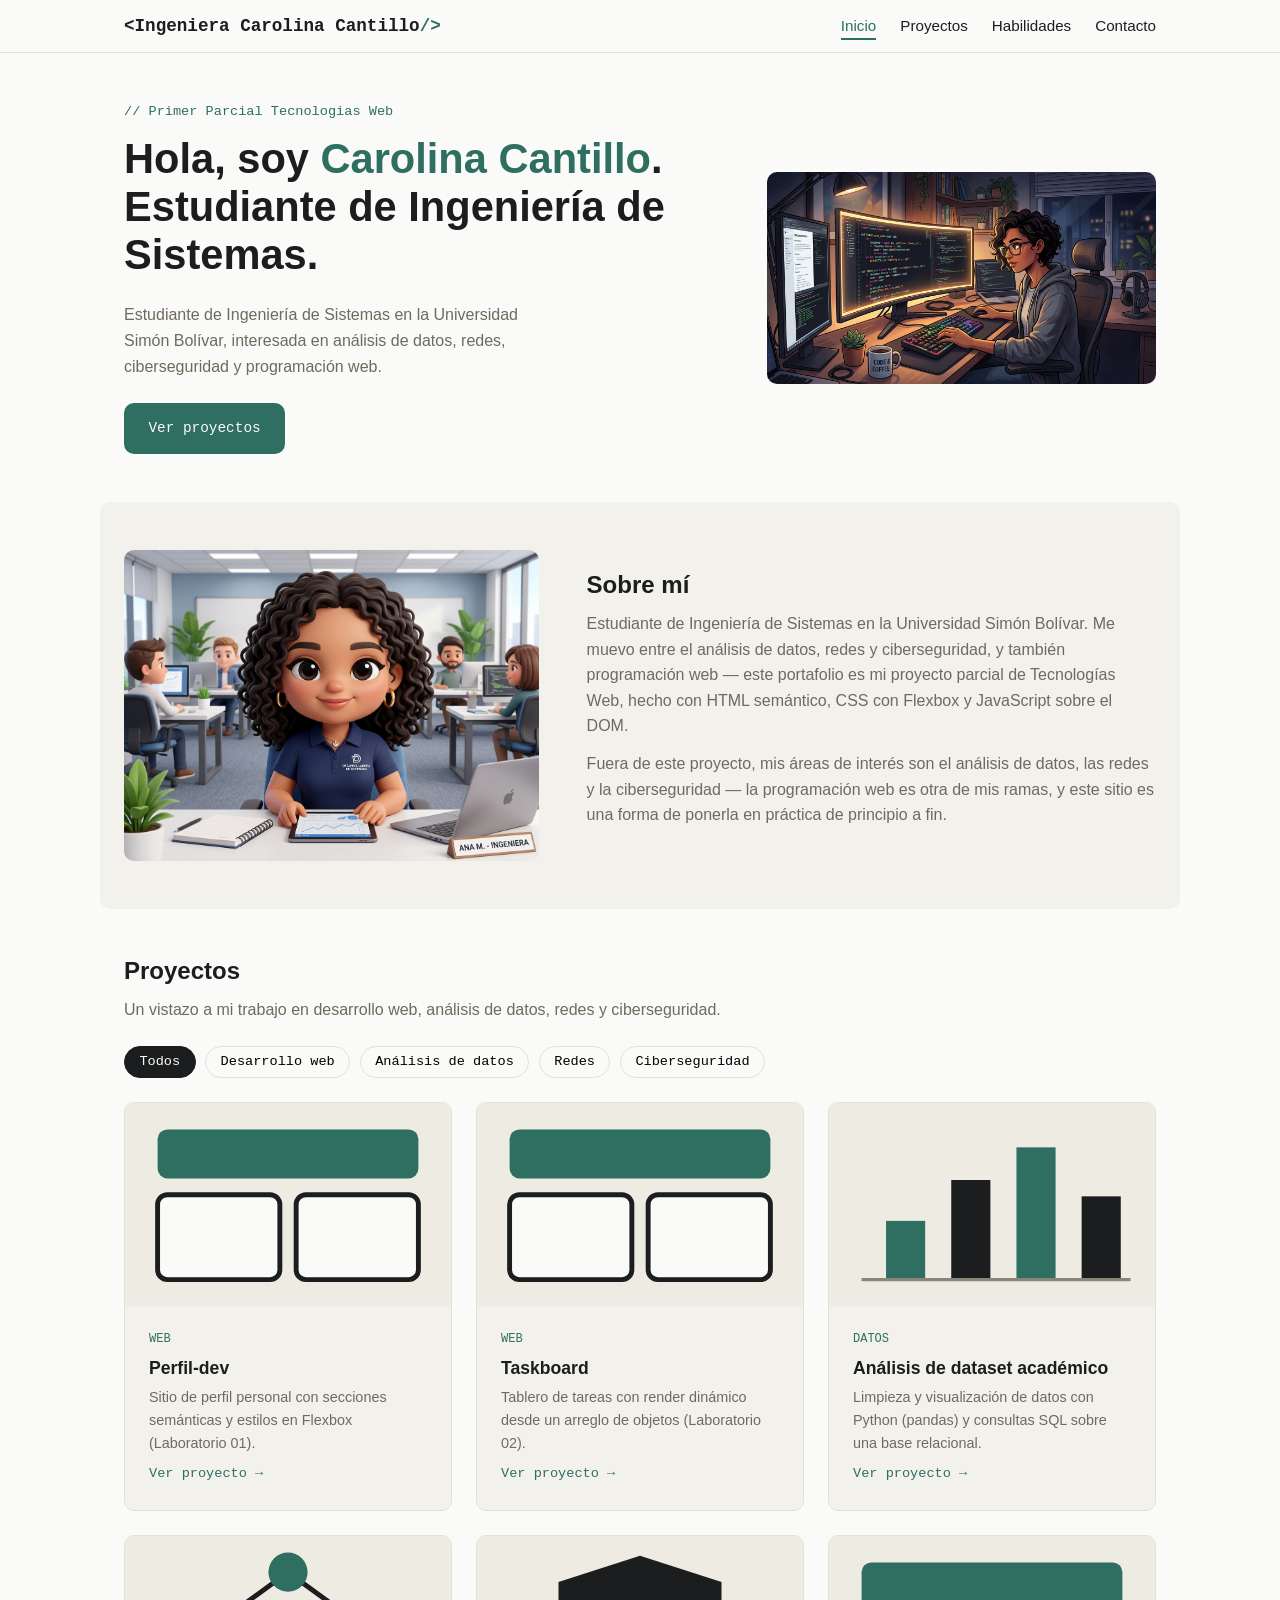
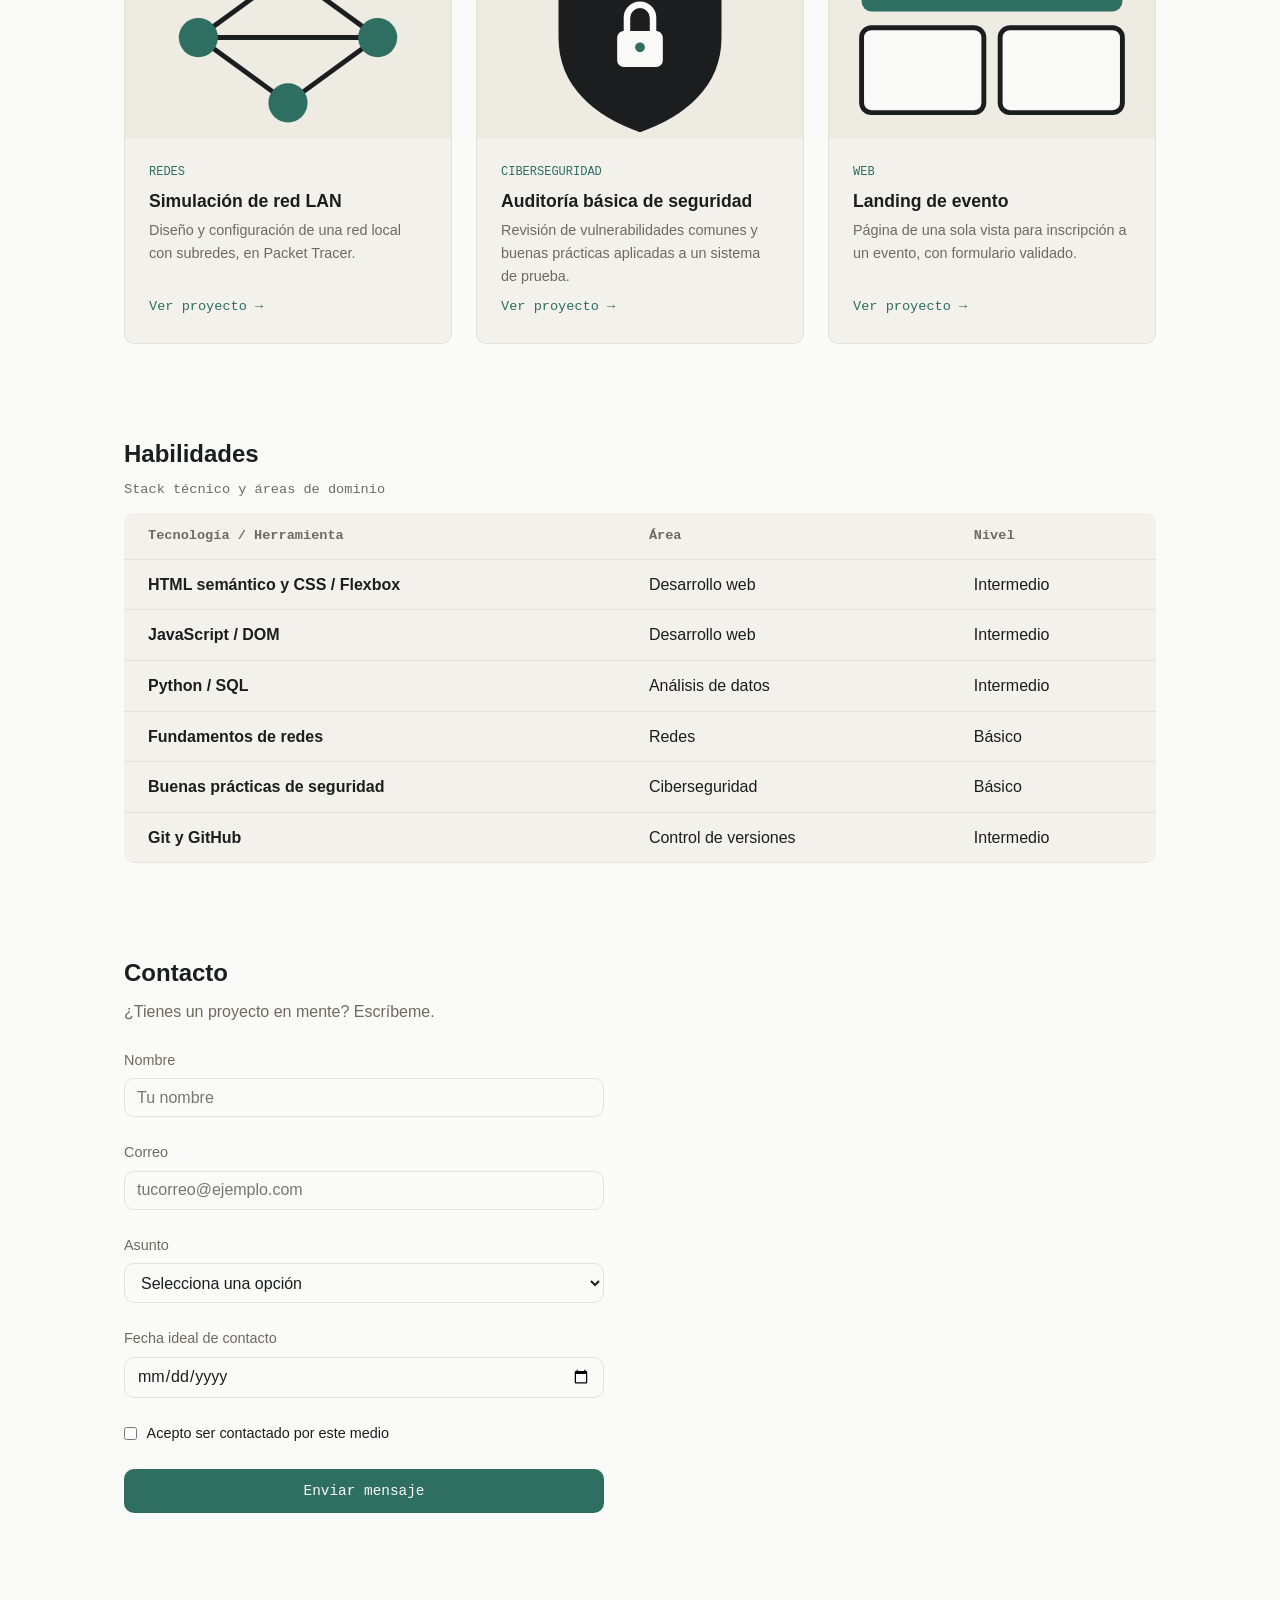
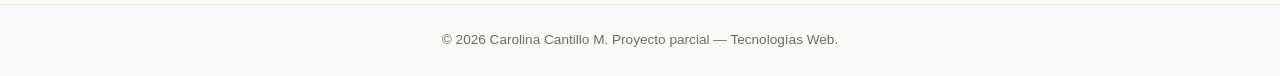
<file: index.html>
<!DOCTYPE html>
<html lang="es">
<head>
  <meta charset="UTF-8">
  <meta name="viewport" content="width=device-width, initial-scale=1.0">
  <title>Mi Portafolio de Desarrollo Web</title>
  <link rel="icon" href="img/logo.jpg">
  <meta name="description" content="Portafolio de Carolina Cantillo, estudiante de Ingeniería de Sistemas en la Universidad Simón Bolívar. Proyectos de programación web.">
  <link rel="stylesheet" href="styless.css">
</head>
<body>

  <header class="site-header">
    <nav class="nav">
         <a href="#inicio" class="nav__brand">&lt;Ingeniera Carolina Cantillo<span class="cursor">/&gt;</span></a>
         
         <button class="nav__toggle" id="navToggle" aria-label="Abrir menú" aria-expanded="false" aria-controls="navLinks">
            <span class="nav__toggle-bar"></span>
            <span class="nav__toggle-bar"></span>
            <span class="nav__toggle-bar"></span>
        </button>
        
        <ul class="nav__links" id="navLinks">
            <li><a href="#inicio" class="nav__link" data-section="inicio">Inicio</a></li>
            <li><a href="#proyectos" class="nav__link" data-section="proyectos">Proyectos</a></li>
            <li><a href="#habilidades" class="nav__link" data-section="habilidades">Habilidades</a></li>
            <li><a href="#contacto" class="nav__link" data-section="contacto">Contacto</a></li>
        </ul>
    </nav>
  </header>

  <main>

    <section id="inicio" class="hero">
      <div class="hero__text">
        <p class="eyebrow">// Primer Parcial Tecnologias Web</p>
       <h1>Hola, soy <span class="accent">Carolina Cantillo</span>.<br>Estudiante de Ingeniería de Sistemas.</h1>
        <p class="hero__lead">
            Estudiante de Ingeniería de Sistemas en la Universidad Simón Bolívar,
            interesada en análisis de datos, redes, ciberseguridad y programación web.
        </p>
        <a href="#proyectos" class="btn btn--primary">Ver proyectos</a>
      </div>
      <img src="img/inicio.jpg" alt="Ilustración de una desarrolladora frente a una pantalla con líneas de código" class="hero__img">
    </section>

    <section id="sobre-mi" class="about">
      <img src="img/sobremi.jpg" alt="Fotografia de la ingeniera en estilo animado" class="about__img">
      <div class="about__text">
        <h2>Sobre mí</h2>
        <p>
          Estudiante de Ingeniería de Sistemas en la Universidad Simón Bolívar.
          Me muevo entre el análisis de datos, redes y ciberseguridad, y también
          programación web — este portafolio es mi proyecto parcial de Tecnologías
          Web, hecho con HTML semántico, CSS con Flexbox y JavaScript sobre el DOM.
        </p>
        <p>
         Fuera de este proyecto, mis áreas de interés son el análisis de datos, 
         las redes y la ciberseguridad — la programación web es otra de mis ramas,
         y este sitio es una forma de ponerla en práctica de principio a fin.
        </p>
      </div>
    </section>

    <section id="proyectos" class="proyectos">
      <h2>Proyectos</h2>
      <p class="section-lead">Un vistazo a mi trabajo en desarrollo web, análisis de datos, redes y ciberseguridad.</p>

      <div class="filtros" id="filtros" role="group" aria-label="Filtrar proyectos por categoría">
        <button class="filtro" data-category="todos" aria-pressed="true">Todos</button>
        <button class="filtro" data-category="web" aria-pressed="false">Desarrollo web</button>
        <button class="filtro" data-category="datos" aria-pressed="false">Análisis de datos</button>
        <button class="filtro" data-category="redes" aria-pressed="false">Redes</button>
        <button class="filtro" data-category="ciberseguridad" aria-pressed="false">Ciberseguridad</button>
    </div>

      <div class="proyectos__grid" id="proyectosGrid">
        <!-- Tarjetas de proyectos se generadas por JavaScript  -->
      </div>
    </section>

    <section id="habilidades" class="habilidades">
        <h2>Habilidades</h2>
        <table class="tabla-skills">
            <caption>Stack técnico y áreas de dominio</caption>
            <thead>
                <tr>
                    <th scope="col">Tecnología / Herramienta</th>
                    <th scope="col">Área</th>
                    <th scope="col">Nivel</th>
                </tr>
            </thead>
            <tbody>
                <tr>
                    <th scope="row">HTML semántico y CSS / Flexbox</th>
                    <td>Desarrollo web</td>
                    <td>Intermedio</td>
                </tr>
                <tr>
                    <th scope="row">JavaScript / DOM</th>
                    <td>Desarrollo web</td>
                    <td>Intermedio</td>
                </tr>
                <tr>
                    <th scope="row">Python / SQL</th>
                    <td>Análisis de datos</td>
                    <td>Intermedio</td>
                </tr>
                <tr>
                    <th scope="row">Fundamentos de redes</th>
                    <td>Redes</td>
                    <td>Básico</td>
                </tr>
                <tr>
                    <th scope="row">Buenas prácticas de seguridad</th>
                    <td>Ciberseguridad</td>
                    <td>Básico</td>
                </tr>
                <tr>
                    <th scope="row">Git y GitHub</th>
                    <td>Control de versiones</td>
                    <td>Intermedio</td>
                </tr>
            </tbody>
        </table>
    </section>

    <section id="contacto" class="contacto">
      <h2>Contacto</h2>
      <p class="section-lead">¿Tienes un proyecto en mente? Escríbeme.</p>

      <form id="formContacto" class="form" novalidate>
        <div class="form__grupo">
          <label for="nombre">Nombre</label>
          <input type="text" id="nombre" name="nombre" placeholder="Tu nombre" required>
        </div>

        <div class="form__grupo">
          <label for="email">Correo</label>
          <input type="email" id="email" name="email" placeholder="tucorreo@ejemplo.com" required>
        </div>

        <div class="form__grupo">
          <label for="asunto">Asunto</label>
          <select id="asunto" name="asunto" required>
            <option value="">Selecciona una opción</option>
            <option value="proyecto">Propuesta de proyecto</option>
            <option value="empleo">Oferta laboral</option>
            <option value="otro">Otro</option>
          </select>
        </div>

        <div class="form__grupo">
          <label for="fecha">Fecha ideal de contacto</label>
          <input type="date" id="fecha" name="fecha">
        </div>

        <div class="form__grupo form__grupo--checkbox">
          <input type="checkbox" id="terminos" name="terminos" required>
          <label for="terminos">Acepto ser contactado por este medio</label>
        </div>

        <button type="submit" class="btn btn--primary">Enviar mensaje</button>

        <div id="formFeedback" class="form__feedback" aria-live="polite"></div>
      </form>
    </section>

  </main>

  <footer class="site-footer">
    <p>&copy; <span id="anioActual"></span> Carolina Cantillo M. Proyecto parcial — Tecnologías Web.</p>
  </footer>

  <script src="script.js"></script>
</body>
</html>
</file>
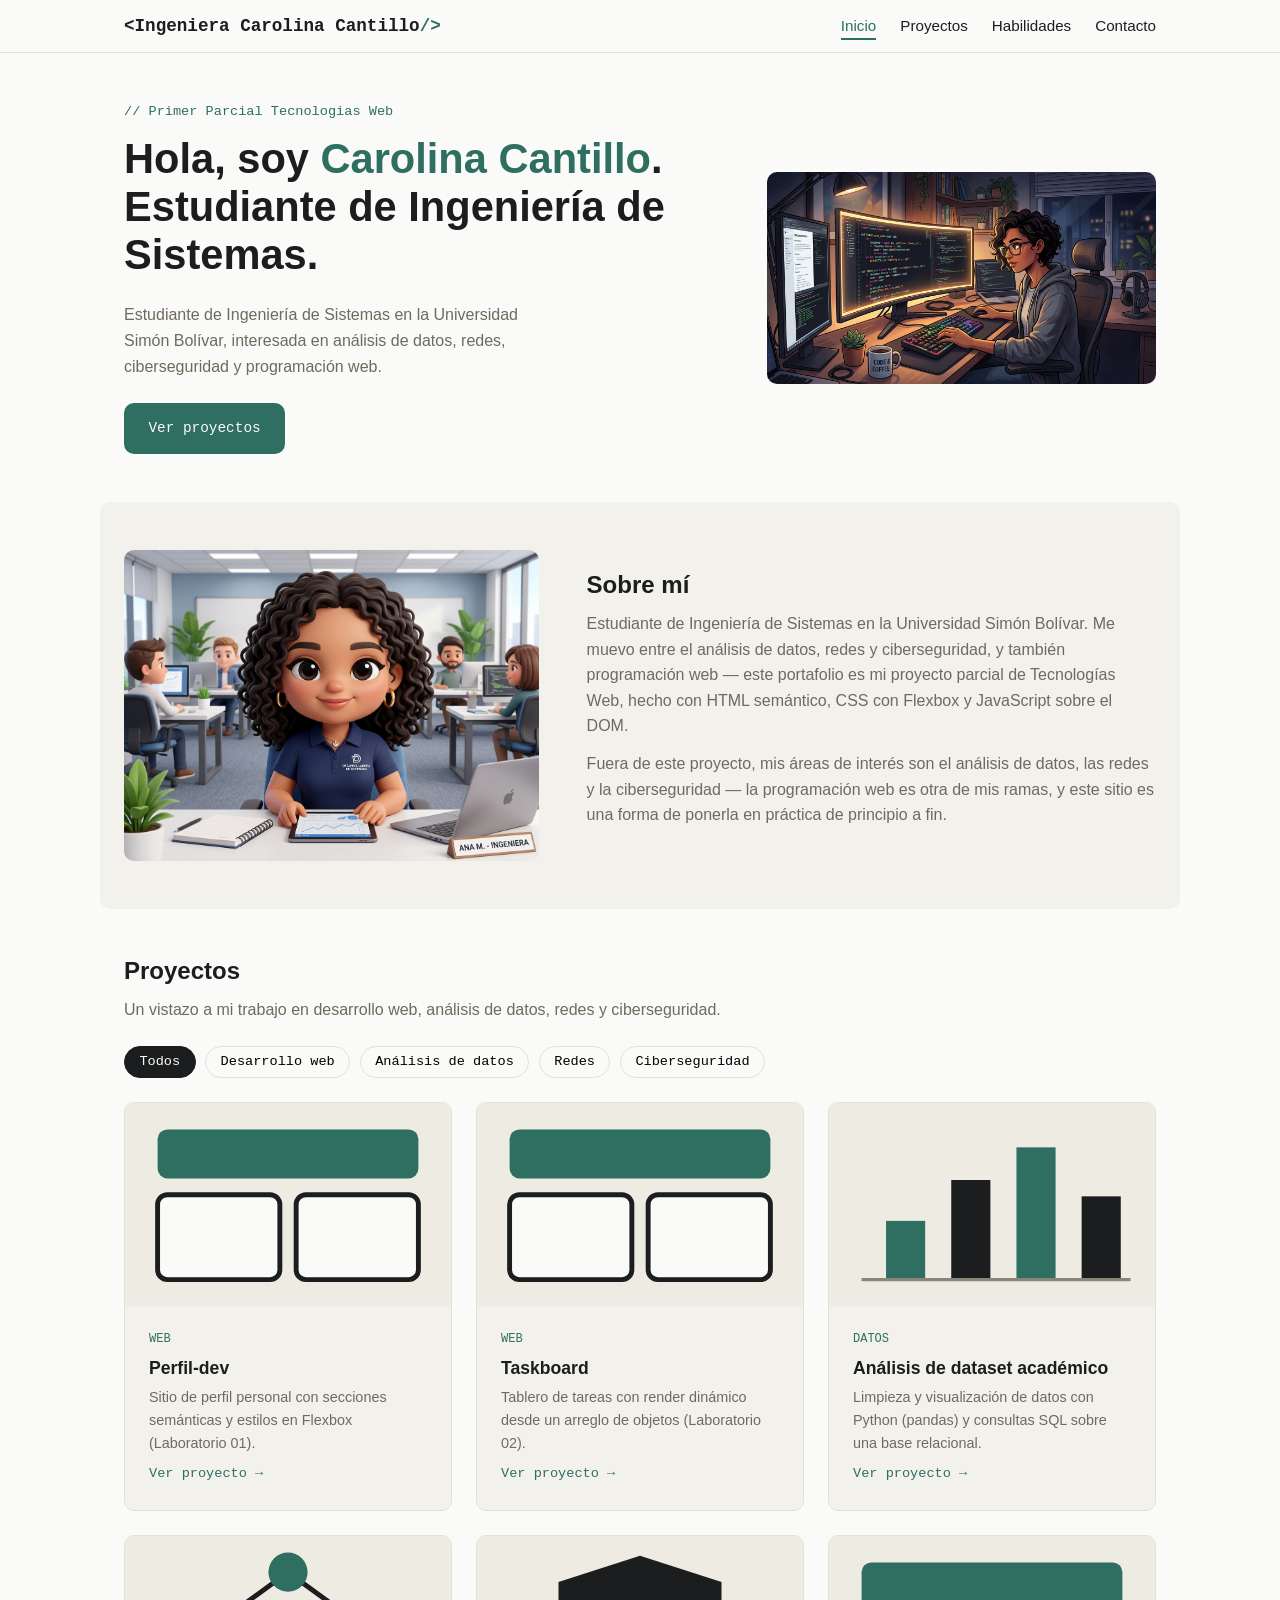
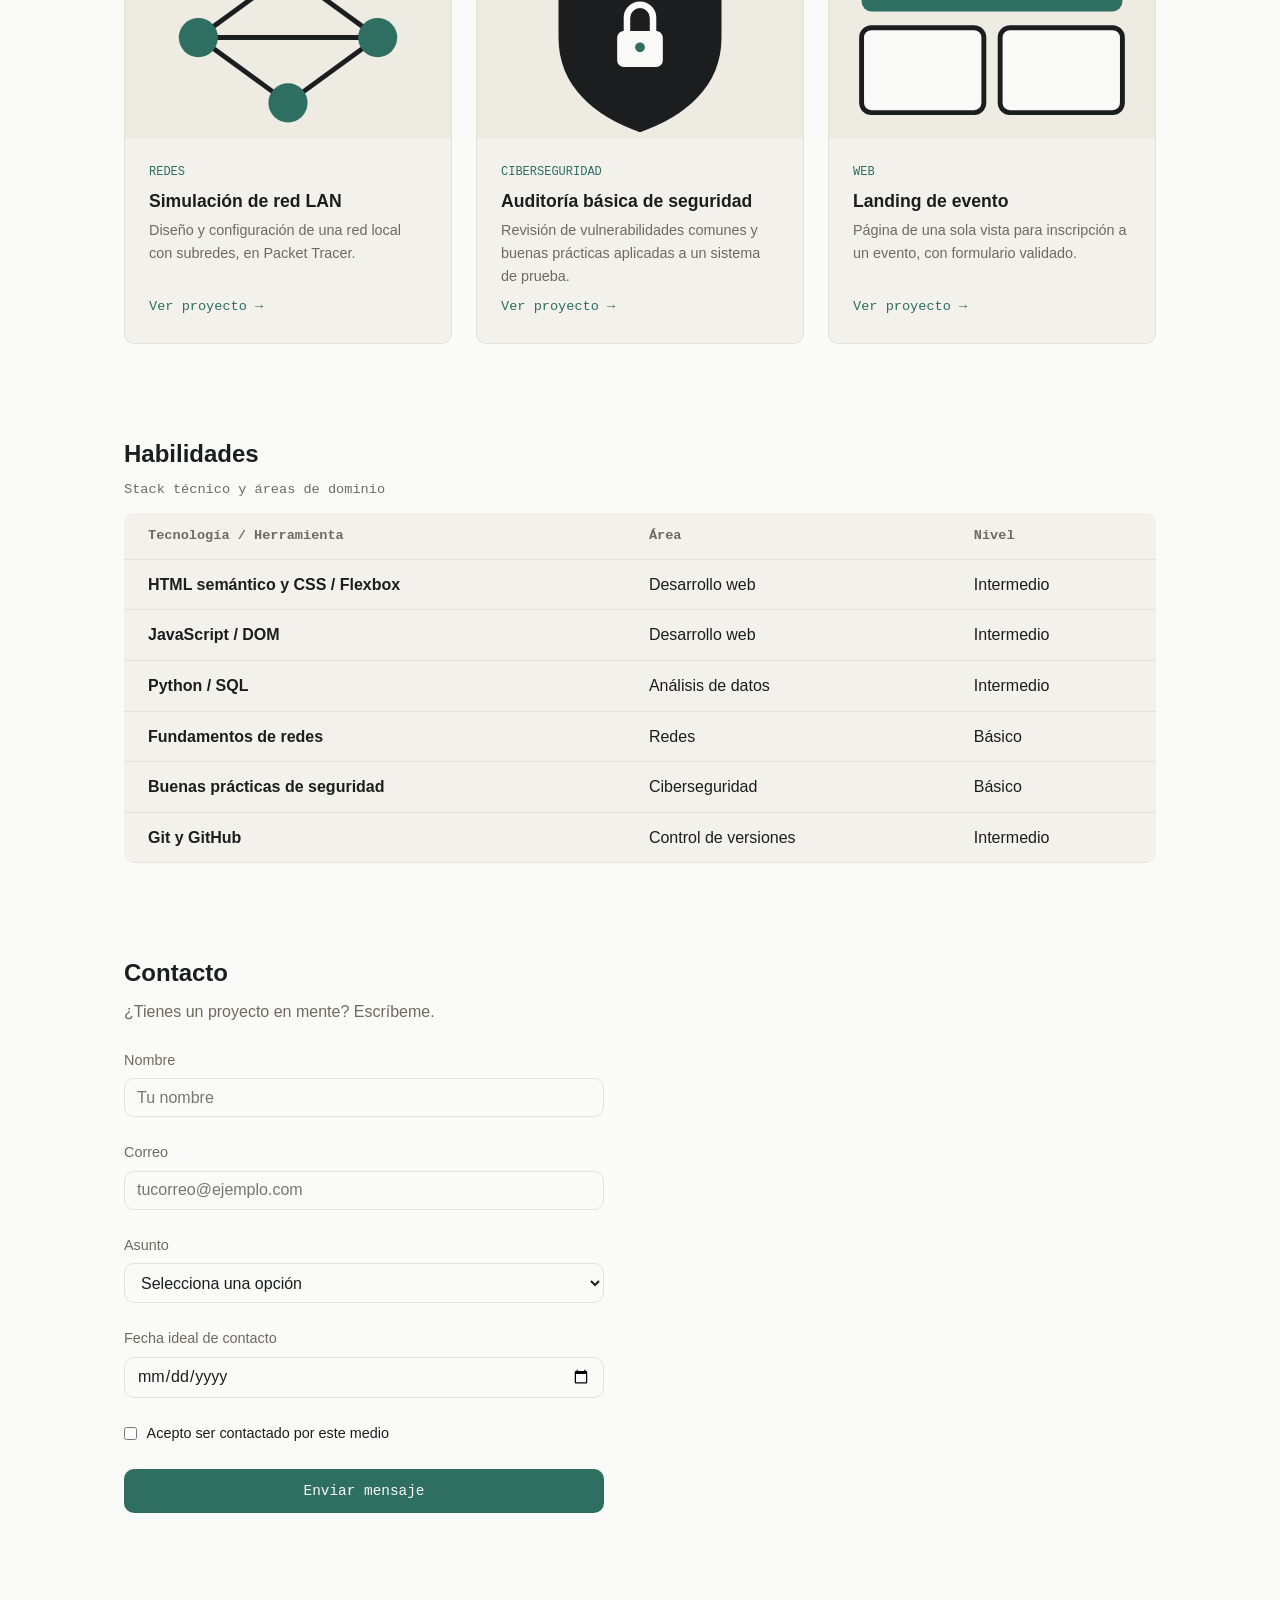
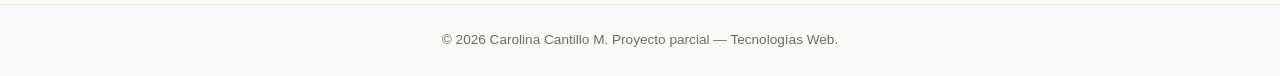
<file: perfil_ccm/index.html>
<!DOCTYPE html>
<html lang="es">
<head>
  <meta charset="UTF-8">
  <meta name="viewport" content="width=device-width, initial-scale=1.0">
  <title>Mi Portafolio de Desarrollo Web</title>
  <link rel="icon" href="img/logo.jpg">
  <meta name="description" content="Portafolio de Carolina Cantillo, estudiante de Ingeniería de Sistemas en la Universidad Simón Bolívar. Proyectos de programación web.">
  <link rel="stylesheet" href="styless.css">
</head>
<body>

  <header class="site-header">
    <nav class="nav">
         <a href="#inicio" class="nav__brand">&lt;Ingeniera Carolina Cantillo<span class="cursor">/&gt;</span></a>
         
         <button class="nav__toggle" id="navToggle" aria-label="Abrir menú" aria-expanded="false" aria-controls="navLinks">
            <span class="nav__toggle-bar"></span>
            <span class="nav__toggle-bar"></span>
            <span class="nav__toggle-bar"></span>
        </button>
        
        <ul class="nav__links" id="navLinks">
            <li><a href="#inicio" class="nav__link" data-section="inicio">Inicio</a></li>
            <li><a href="#proyectos" class="nav__link" data-section="proyectos">Proyectos</a></li>
            <li><a href="#habilidades" class="nav__link" data-section="habilidades">Habilidades</a></li>
            <li><a href="#contacto" class="nav__link" data-section="contacto">Contacto</a></li>
        </ul>
    </nav>
  </header>

  <main>

    <section id="inicio" class="hero">
      <div class="hero__text">
        <p class="eyebrow">// Primer Parcial Tecnologias Web</p>
       <h1>Hola, soy <span class="accent">Carolina Cantillo</span>.<br>Estudiante de Ingeniería de Sistemas.</h1>
        <p class="hero__lead">
            Estudiante de Ingeniería de Sistemas en la Universidad Simón Bolívar,
            interesada en análisis de datos, redes, ciberseguridad y programación web.
        </p>
        <a href="#proyectos" class="btn btn--primary">Ver proyectos</a>
      </div>
      <img src="img/inicio.jpg" alt="Ilustración de una desarrolladora frente a una pantalla con líneas de código" class="hero__img">
    </section>

    <section id="sobre-mi" class="about">
      <img src="img/sobremi.jpg" alt="Fotografia de la ingeniera en estilo animado" class="about__img">
      <div class="about__text">
        <h2>Sobre mí</h2>
        <p>
          Estudiante de Ingeniería de Sistemas en la Universidad Simón Bolívar.
          Me muevo entre el análisis de datos, redes y ciberseguridad, y también
          programación web — este portafolio es mi proyecto parcial de Tecnologías
          Web, hecho con HTML semántico, CSS con Flexbox y JavaScript sobre el DOM.
        </p>
        <p>
         Fuera de este proyecto, mis áreas de interés son el análisis de datos, 
         las redes y la ciberseguridad — la programación web es otra de mis ramas,
         y este sitio es una forma de ponerla en práctica de principio a fin.
        </p>
      </div>
    </section>

    <section id="proyectos" class="proyectos">
      <h2>Proyectos</h2>
      <p class="section-lead">Un vistazo a mi trabajo en desarrollo web, análisis de datos, redes y ciberseguridad.</p>

      <div class="filtros" id="filtros" role="group" aria-label="Filtrar proyectos por categoría">
        <button class="filtro" data-category="todos" aria-pressed="true">Todos</button>
        <button class="filtro" data-category="web" aria-pressed="false">Desarrollo web</button>
        <button class="filtro" data-category="datos" aria-pressed="false">Análisis de datos</button>
        <button class="filtro" data-category="redes" aria-pressed="false">Redes</button>
        <button class="filtro" data-category="ciberseguridad" aria-pressed="false">Ciberseguridad</button>
    </div>

      <div class="proyectos__grid" id="proyectosGrid">
        <!-- Tarjetas de proyectos se generadas por JavaScript  -->
      </div>
    </section>

    <section id="habilidades" class="habilidades">
        <h2>Habilidades</h2>
        <table class="tabla-skills">
            <caption>Stack técnico y áreas de dominio</caption>
            <thead>
                <tr>
                    <th scope="col">Tecnología / Herramienta</th>
                    <th scope="col">Área</th>
                    <th scope="col">Nivel</th>
                </tr>
            </thead>
            <tbody>
                <tr>
                    <th scope="row">HTML semántico y CSS / Flexbox</th>
                    <td>Desarrollo web</td>
                    <td>Intermedio</td>
                </tr>
                <tr>
                    <th scope="row">JavaScript / DOM</th>
                    <td>Desarrollo web</td>
                    <td>Intermedio</td>
                </tr>
                <tr>
                    <th scope="row">Python / SQL</th>
                    <td>Análisis de datos</td>
                    <td>Intermedio</td>
                </tr>
                <tr>
                    <th scope="row">Fundamentos de redes</th>
                    <td>Redes</td>
                    <td>Básico</td>
                </tr>
                <tr>
                    <th scope="row">Buenas prácticas de seguridad</th>
                    <td>Ciberseguridad</td>
                    <td>Básico</td>
                </tr>
                <tr>
                    <th scope="row">Git y GitHub</th>
                    <td>Control de versiones</td>
                    <td>Intermedio</td>
                </tr>
            </tbody>
        </table>
    </section>

    <section id="contacto" class="contacto">
      <h2>Contacto</h2>
      <p class="section-lead">¿Tienes un proyecto en mente? Escríbeme.</p>

      <form id="formContacto" class="form" novalidate>
        <div class="form__grupo">
          <label for="nombre">Nombre</label>
          <input type="text" id="nombre" name="nombre" placeholder="Tu nombre" required>
        </div>

        <div class="form__grupo">
          <label for="email">Correo</label>
          <input type="email" id="email" name="email" placeholder="tucorreo@ejemplo.com" required>
        </div>

        <div class="form__grupo">
          <label for="asunto">Asunto</label>
          <select id="asunto" name="asunto" required>
            <option value="">Selecciona una opción</option>
            <option value="proyecto">Propuesta de proyecto</option>
            <option value="empleo">Oferta laboral</option>
            <option value="otro">Otro</option>
          </select>
        </div>

        <div class="form__grupo">
          <label for="fecha">Fecha ideal de contacto</label>
          <input type="date" id="fecha" name="fecha">
        </div>

        <div class="form__grupo form__grupo--checkbox">
          <input type="checkbox" id="terminos" name="terminos" required>
          <label for="terminos">Acepto ser contactado por este medio</label>
        </div>

        <button type="submit" class="btn btn--primary">Enviar mensaje</button>

        <div id="formFeedback" class="form__feedback" aria-live="polite"></div>
      </form>
    </section>

  </main>

  <footer class="site-footer">
    <p>&copy; <span id="anioActual"></span> Carolina Cantillo M. Proyecto parcial — Tecnologías Web.</p>
  </footer>

  <script src="script.js"></script>
</body>
</html>
</file>
<file: styless.css>
/* ============================
   Variables globales
   ============================ */
:root {
  --color-bg: #FAFAF8;
  --color-surface: #F2F1EC;
  --color-text: #1B1D1E;
  --color-muted: #6F6A5E;
  --color-accent: #2F6F62;
  --color-accent-dark: #22524A;
  --color-border: #E4E1D8;

  --font-display: "Space Grotesk", "Segoe UI", sans-serif;
  --font-body: "Inter", "Segoe UI", sans-serif;
  --font-mono: "JetBrains Mono", ui-monospace, monospace;

  --radius: 10px;
  --space-sm: 0.75rem;
  --space-md: 1.5rem;
  --space-lg: 3rem;
  --max-width: 1080px;
}

/* ============================
   Reset y modelo de caja
   ============================ */
* {
  box-sizing: border-box;
  margin: 0;
  padding: 0;
}

html {
  scroll-behavior: smooth;
}

body {
  font-family: var(--font-body);
  background-color: var(--color-bg);
  color: var(--color-text);
  line-height: 1.6;
}

h1, h2, h3 {
  font-family: var(--font-display);
  line-height: 1.15;
}

ul {
  list-style: none;
}

a {
  color: inherit;
  text-decoration: none;
}

img {
  max-width: 100%;
  display: block;
}

section {
  max-width: var(--max-width);
  margin: 0 auto;
  padding: var(--space-lg) var(--space-md);
}

/* ============================
   Header / Nav (Flexbox #1)
   ============================ */
.site-header {
  position: sticky;
  top: 0;
  background-color: var(--color-bg);
  border-bottom: 1px solid var(--color-border);
  z-index: 10;
}

.nav {
  max-width: var(--max-width);
  margin: 0 auto;
  padding: var(--space-sm) var(--space-md);
  display: flex;
  justify-content: space-between;
  align-items: center;
  gap: var(--space-md);
  position: relative;
}

.nav__brand {
  font-family: var(--font-mono);
  font-weight: 600;
  font-size: 1.1rem;
}

.cursor {
  color: var(--color-accent);
}

.nav__links {
  display: flex;
  gap: var(--space-md);
}

.nav__links a {
  font-size: 0.95rem;
  padding: 0.25rem 0;
  border-bottom: 2px solid transparent;
  transition: border-color 0.2s ease, color 0.2s ease;
}

.nav__links a:hover {
  color: var(--color-accent);
  border-color: var(--color-accent);
}

.nav__link.active {
  color: var(--color-accent);
  border-color: var(--color-accent);
}

/* Botón hamburguesa (oculto en escritorio) */
.nav__toggle {
  display: none;
  flex-direction: column;
  justify-content: center;
  gap: 5px;
  background: none;
  border: none;
  cursor: pointer;
  padding: 0.4rem;
}

.nav__toggle-bar {
  width: 24px;
  height: 2px;
  background-color: var(--color-text);
}

/* ============================
   Hero
   ============================ */
.hero {
  display: flex;
  align-items: center;
  gap: var(--space-lg);
  padding-top: var(--space-lg);
}

.hero__text {
  flex: 1 1 55%;
}

.hero__img {
  flex: 1 1 35%;
  min-width: 0;
  max-height: 420px;
  width: 100%;
  object-fit: cover;
  border-radius: var(--radius);
}

.eyebrow {
  font-family: var(--font-mono);
  color: var(--color-accent);
  font-size: 0.85rem;
  margin-bottom: var(--space-sm);
}

.hero__text h1 {
  font-size: clamp(1.8rem, 4vw, 2.6rem);
  margin-bottom: var(--space-md);
}

.accent {
  color: var(--color-accent);
}

.hero__lead {
  color: var(--color-muted);
  margin-bottom: var(--space-md);
  max-width: 46ch;
}

.btn {
  display: inline-block;
  font-family: var(--font-mono);
  font-size: 0.9rem;
  padding: 0.75rem 1.4rem;
  border-radius: var(--radius);
  border: 2px solid var(--color-accent);
  cursor: pointer;
}

.btn--primary {
  background-color: var(--color-accent);
  color: var(--color-bg);
  transition: background-color 0.2s ease, transform 0.15s ease;
}

.btn--primary:hover {
  background-color: var(--color-accent-dark);
  transform: translateY(-2px);
}

/* ============================
   Sobre mí
   ============================ */
.about {
  display: flex;
  align-items: center;
  gap: var(--space-lg);
  background-color: var(--color-surface);
  border-radius: var(--radius);
}

.about__img {
  flex: 1 1 40%;
  min-width: 0;
  max-height: 320px;
  width: 100%;
  object-fit: cover;
  border-radius: var(--radius);
}

.about__text {
  flex: 1 1 55%;
}

.about__text h2 {
  margin-bottom: var(--space-sm);
}

.about__text p {
  color: var(--color-muted);
  margin-bottom: var(--space-sm);
}

/* ============================
   Proyectos
   ============================ */
.proyectos h2,
.habilidades h2,
.contacto h2 {
  margin-bottom: var(--space-sm);
}

.section-lead {
  color: var(--color-muted);
  margin-bottom: var(--space-md);
}

.filtros {
  display: flex;
  flex-wrap: wrap;
  gap: 0.6rem;
  margin-bottom: var(--space-md);
}

.filtro {
  font-family: var(--font-mono);
  font-size: 0.85rem;
  padding: 0.45rem 0.9rem;
  border-radius: 999px;
  border: 1px solid var(--color-border);
  background-color: var(--color-bg);
  cursor: pointer;
  transition: background-color 0.2s ease, color 0.2s ease;
}

.filtro:hover {
  background-color: var(--color-accent);
  color: var(--color-bg);
  border-color: var(--color-accent);
}

.filtro[aria-pressed="true"] {
  background-color: var(--color-text);
  color: var(--color-bg);
  border-color: var(--color-text);
}

/* Flexbox #2: grid de tarjetas de proyecto */
.proyectos__grid {
  display: flex;
  flex-wrap: wrap;
  gap: var(--space-md);
}

.card {
  flex: 1 1 280px;
  background-color: var(--color-surface);
  border: 1px solid var(--color-border);
  border-radius: var(--radius);
  overflow: hidden;
  display: flex;
  flex-direction: column;
  transition: transform 0.2s ease, box-shadow 0.2s ease;
}

.card:hover {
  transform: translateY(-4px);
  box-shadow: 0 10px 24px rgba(27, 29, 30, 0.08);
}

.card__img {
  width: 100%;
  aspect-ratio: 16 / 10;
  object-fit: cover;
}

.card__body {
  padding: var(--space-md);
  display: flex;
  flex-direction: column;
  gap: 0.5rem;
  flex: 1;
}

.card__tag {
  font-family: var(--font-mono);
  font-size: 0.75rem;
  color: var(--color-accent);
  text-transform: uppercase;
}

.card h3 {
  font-size: 1.1rem;
}

.card p {
  color: var(--color-muted);
  font-size: 0.9rem;
}

.card__link {
  margin-top: auto;
  align-self: flex-start;
  font-family: var(--font-mono);
  font-size: 0.85rem;
  color: var(--color-accent);
  border-bottom: 1px solid transparent;
  transition: border-color 0.2s ease;
}

.card__link:hover {
  border-color: var(--color-accent);
}

/* ============================
   Habilidades / tabla
   ============================ */
.tabla-skills {
  width: 100%;
  border-collapse: collapse;
  background-color: var(--color-surface);
  border-radius: var(--radius);
  overflow: hidden;
}

.tabla-skills caption {
  text-align: left;
  font-family: var(--font-mono);
  color: var(--color-muted);
  margin-bottom: var(--space-sm);
  font-size: 0.85rem;
}

.tabla-skills th,
.tabla-skills td {
  text-align: left;
  padding: 0.75rem var(--space-md);
  border-bottom: 1px solid var(--color-border);
}

.tabla-skills thead th {
  font-family: var(--font-mono);
  font-size: 0.85rem;
  color: var(--color-muted);
}

/* ============================
   Formulario de contacto
   ============================ */
.form {
  display: flex;
  flex-direction: column;
  gap: var(--space-md);
  max-width: 480px;
}

.form__grupo {
  display: flex;
  flex-direction: column;
  gap: 0.4rem;
}

.form__grupo label {
  font-size: 0.9rem;
  color: var(--color-muted);
}

.form__grupo input,
.form__grupo select {
  font-family: var(--font-body);
  font-size: 1rem;
  padding: 0.6rem 0.75rem;
  border: 1px solid var(--color-border);
  border-radius: var(--radius);
  background-color: var(--color-bg);
  color: var(--color-text);
}

.form__grupo input:focus,
.form__grupo select:focus {
  outline: 2px solid var(--color-accent);
  outline-offset: 1px;
}

.form__grupo--checkbox {
  flex-direction: row;
  align-items: center;
  gap: 0.6rem;
}

.form__grupo--checkbox label {
  color: var(--color-text);
}

.form__feedback {
  font-size: 0.9rem;
  min-height: 1.2rem;
}

.form__feedback.exito {
  color: var(--color-accent);
}

.form__feedback.error {
  color: #B3402A;
}

/* ============================
   Footer
   ============================ */
.site-footer {
  text-align: center;
  padding: var(--space-md);
  color: var(--color-muted);
  font-size: 0.85rem;
  border-top: 1px solid var(--color-border);
}

/* ============================
   Responsividad
   ============================ */
@media (max-width: 640px) {
  .nav__toggle {
    display: flex;
  }

  .nav__links {
    display: none;
    position: absolute;
    top: 100%;
    left: 0;
    right: 0;
    flex-direction: column;
    gap: var(--space-sm);
    background-color: var(--color-bg);
    border-bottom: 1px solid var(--color-border);
    padding: var(--space-md);
  }

  .nav__links--open {
    display: flex;
  }

  .hero,
  .about {
    flex-direction: column;
    text-align: left;
  }

  .hero__img,
  .about__img {
    order: -1;
    width: 60%;
    margin: 0 auto;
    max-height: 260px;
  }

  section {
    padding: var(--space-md);
  }

  .tabla-skills {
    font-size: 0.85rem;
  }
}
</file>
<file: perfil_ccm/styless.css>
/* ============================
   Variables globales
   ============================ */
:root {
  --color-bg: #FAFAF8;
  --color-surface: #F2F1EC;
  --color-text: #1B1D1E;
  --color-muted: #6F6A5E;
  --color-accent: #2F6F62;
  --color-accent-dark: #22524A;
  --color-border: #E4E1D8;

  --font-display: "Space Grotesk", "Segoe UI", sans-serif;
  --font-body: "Inter", "Segoe UI", sans-serif;
  --font-mono: "JetBrains Mono", ui-monospace, monospace;

  --radius: 10px;
  --space-sm: 0.75rem;
  --space-md: 1.5rem;
  --space-lg: 3rem;
  --max-width: 1080px;
}

/* ============================
   Reset y modelo de caja
   ============================ */
* {
  box-sizing: border-box;
  margin: 0;
  padding: 0;
}

html {
  scroll-behavior: smooth;
}

body {
  font-family: var(--font-body);
  background-color: var(--color-bg);
  color: var(--color-text);
  line-height: 1.6;
}

h1, h2, h3 {
  font-family: var(--font-display);
  line-height: 1.15;
}

ul {
  list-style: none;
}

a {
  color: inherit;
  text-decoration: none;
}

img {
  max-width: 100%;
  display: block;
}

section {
  max-width: var(--max-width);
  margin: 0 auto;
  padding: var(--space-lg) var(--space-md);
}

/* ============================
   Header / Nav (Flexbox #1)
   ============================ */
.site-header {
  position: sticky;
  top: 0;
  background-color: var(--color-bg);
  border-bottom: 1px solid var(--color-border);
  z-index: 10;
}

.nav {
  max-width: var(--max-width);
  margin: 0 auto;
  padding: var(--space-sm) var(--space-md);
  display: flex;
  justify-content: space-between;
  align-items: center;
  gap: var(--space-md);
  position: relative;
}

.nav__brand {
  font-family: var(--font-mono);
  font-weight: 600;
  font-size: 1.1rem;
}

.cursor {
  color: var(--color-accent);
}

.nav__links {
  display: flex;
  gap: var(--space-md);
}

.nav__links a {
  font-size: 0.95rem;
  padding: 0.25rem 0;
  border-bottom: 2px solid transparent;
  transition: border-color 0.2s ease, color 0.2s ease;
}

.nav__links a:hover {
  color: var(--color-accent);
  border-color: var(--color-accent);
}

.nav__link.active {
  color: var(--color-accent);
  border-color: var(--color-accent);
}

/* Botón hamburguesa (oculto en escritorio) */
.nav__toggle {
  display: none;
  flex-direction: column;
  justify-content: center;
  gap: 5px;
  background: none;
  border: none;
  cursor: pointer;
  padding: 0.4rem;
}

.nav__toggle-bar {
  width: 24px;
  height: 2px;
  background-color: var(--color-text);
}

/* ============================
   Hero
   ============================ */
.hero {
  display: flex;
  align-items: center;
  gap: var(--space-lg);
  padding-top: var(--space-lg);
}

.hero__text {
  flex: 1 1 55%;
}

.hero__img {
  flex: 1 1 35%;
  min-width: 0;
  max-height: 420px;
  width: 100%;
  object-fit: cover;
  border-radius: var(--radius);
}

.eyebrow {
  font-family: var(--font-mono);
  color: var(--color-accent);
  font-size: 0.85rem;
  margin-bottom: var(--space-sm);
}

.hero__text h1 {
  font-size: clamp(1.8rem, 4vw, 2.6rem);
  margin-bottom: var(--space-md);
}

.accent {
  color: var(--color-accent);
}

.hero__lead {
  color: var(--color-muted);
  margin-bottom: var(--space-md);
  max-width: 46ch;
}

.btn {
  display: inline-block;
  font-family: var(--font-mono);
  font-size: 0.9rem;
  padding: 0.75rem 1.4rem;
  border-radius: var(--radius);
  border: 2px solid var(--color-accent);
  cursor: pointer;
}

.btn--primary {
  background-color: var(--color-accent);
  color: var(--color-bg);
  transition: background-color 0.2s ease, transform 0.15s ease;
}

.btn--primary:hover {
  background-color: var(--color-accent-dark);
  transform: translateY(-2px);
}

/* ============================
   Sobre mí
   ============================ */
.about {
  display: flex;
  align-items: center;
  gap: var(--space-lg);
  background-color: var(--color-surface);
  border-radius: var(--radius);
}

.about__img {
  flex: 1 1 40%;
  min-width: 0;
  max-height: 320px;
  width: 100%;
  object-fit: cover;
  border-radius: var(--radius);
}

.about__text {
  flex: 1 1 55%;
}

.about__text h2 {
  margin-bottom: var(--space-sm);
}

.about__text p {
  color: var(--color-muted);
  margin-bottom: var(--space-sm);
}

/* ============================
   Proyectos
   ============================ */
.proyectos h2,
.habilidades h2,
.contacto h2 {
  margin-bottom: var(--space-sm);
}

.section-lead {
  color: var(--color-muted);
  margin-bottom: var(--space-md);
}

.filtros {
  display: flex;
  flex-wrap: wrap;
  gap: 0.6rem;
  margin-bottom: var(--space-md);
}

.filtro {
  font-family: var(--font-mono);
  font-size: 0.85rem;
  padding: 0.45rem 0.9rem;
  border-radius: 999px;
  border: 1px solid var(--color-border);
  background-color: var(--color-bg);
  cursor: pointer;
  transition: background-color 0.2s ease, color 0.2s ease;
}

.filtro:hover {
  background-color: var(--color-accent);
  color: var(--color-bg);
  border-color: var(--color-accent);
}

.filtro[aria-pressed="true"] {
  background-color: var(--color-text);
  color: var(--color-bg);
  border-color: var(--color-text);
}

/* Flexbox #2: grid de tarjetas de proyecto */
.proyectos__grid {
  display: flex;
  flex-wrap: wrap;
  gap: var(--space-md);
}

.card {
  flex: 1 1 280px;
  background-color: var(--color-surface);
  border: 1px solid var(--color-border);
  border-radius: var(--radius);
  overflow: hidden;
  display: flex;
  flex-direction: column;
  transition: transform 0.2s ease, box-shadow 0.2s ease;
}

.card:hover {
  transform: translateY(-4px);
  box-shadow: 0 10px 24px rgba(27, 29, 30, 0.08);
}

.card__img {
  width: 100%;
  aspect-ratio: 16 / 10;
  object-fit: cover;
}

.card__body {
  padding: var(--space-md);
  display: flex;
  flex-direction: column;
  gap: 0.5rem;
  flex: 1;
}

.card__tag {
  font-family: var(--font-mono);
  font-size: 0.75rem;
  color: var(--color-accent);
  text-transform: uppercase;
}

.card h3 {
  font-size: 1.1rem;
}

.card p {
  color: var(--color-muted);
  font-size: 0.9rem;
}

.card__link {
  margin-top: auto;
  align-self: flex-start;
  font-family: var(--font-mono);
  font-size: 0.85rem;
  color: var(--color-accent);
  border-bottom: 1px solid transparent;
  transition: border-color 0.2s ease;
}

.card__link:hover {
  border-color: var(--color-accent);
}

/* ============================
   Habilidades / tabla
   ============================ */
.tabla-skills {
  width: 100%;
  border-collapse: collapse;
  background-color: var(--color-surface);
  border-radius: var(--radius);
  overflow: hidden;
}

.tabla-skills caption {
  text-align: left;
  font-family: var(--font-mono);
  color: var(--color-muted);
  margin-bottom: var(--space-sm);
  font-size: 0.85rem;
}

.tabla-skills th,
.tabla-skills td {
  text-align: left;
  padding: 0.75rem var(--space-md);
  border-bottom: 1px solid var(--color-border);
}

.tabla-skills thead th {
  font-family: var(--font-mono);
  font-size: 0.85rem;
  color: var(--color-muted);
}

/* ============================
   Formulario de contacto
   ============================ */
.form {
  display: flex;
  flex-direction: column;
  gap: var(--space-md);
  max-width: 480px;
}

.form__grupo {
  display: flex;
  flex-direction: column;
  gap: 0.4rem;
}

.form__grupo label {
  font-size: 0.9rem;
  color: var(--color-muted);
}

.form__grupo input,
.form__grupo select {
  font-family: var(--font-body);
  font-size: 1rem;
  padding: 0.6rem 0.75rem;
  border: 1px solid var(--color-border);
  border-radius: var(--radius);
  background-color: var(--color-bg);
  color: var(--color-text);
}

.form__grupo input:focus,
.form__grupo select:focus {
  outline: 2px solid var(--color-accent);
  outline-offset: 1px;
}

.form__grupo--checkbox {
  flex-direction: row;
  align-items: center;
  gap: 0.6rem;
}

.form__grupo--checkbox label {
  color: var(--color-text);
}

.form__feedback {
  font-size: 0.9rem;
  min-height: 1.2rem;
}

.form__feedback.exito {
  color: var(--color-accent);
}

.form__feedback.error {
  color: #B3402A;
}

/* ============================
   Footer
   ============================ */
.site-footer {
  text-align: center;
  padding: var(--space-md);
  color: var(--color-muted);
  font-size: 0.85rem;
  border-top: 1px solid var(--color-border);
}

/* ============================
   Responsividad
   ============================ */
@media (max-width: 640px) {
  .nav__toggle {
    display: flex;
  }

  .nav__links {
    display: none;
    position: absolute;
    top: 100%;
    left: 0;
    right: 0;
    flex-direction: column;
    gap: var(--space-sm);
    background-color: var(--color-bg);
    border-bottom: 1px solid var(--color-border);
    padding: var(--space-md);
  }

  .nav__links--open {
    display: flex;
  }

  .hero,
  .about {
    flex-direction: column;
    text-align: left;
  }

  .hero__img,
  .about__img {
    order: -1;
    width: 60%;
    margin: 0 auto;
    max-height: 260px;
  }

  section {
    padding: var(--space-md);
  }

  .tabla-skills {
    font-size: 0.85rem;
  }
}
</file>
